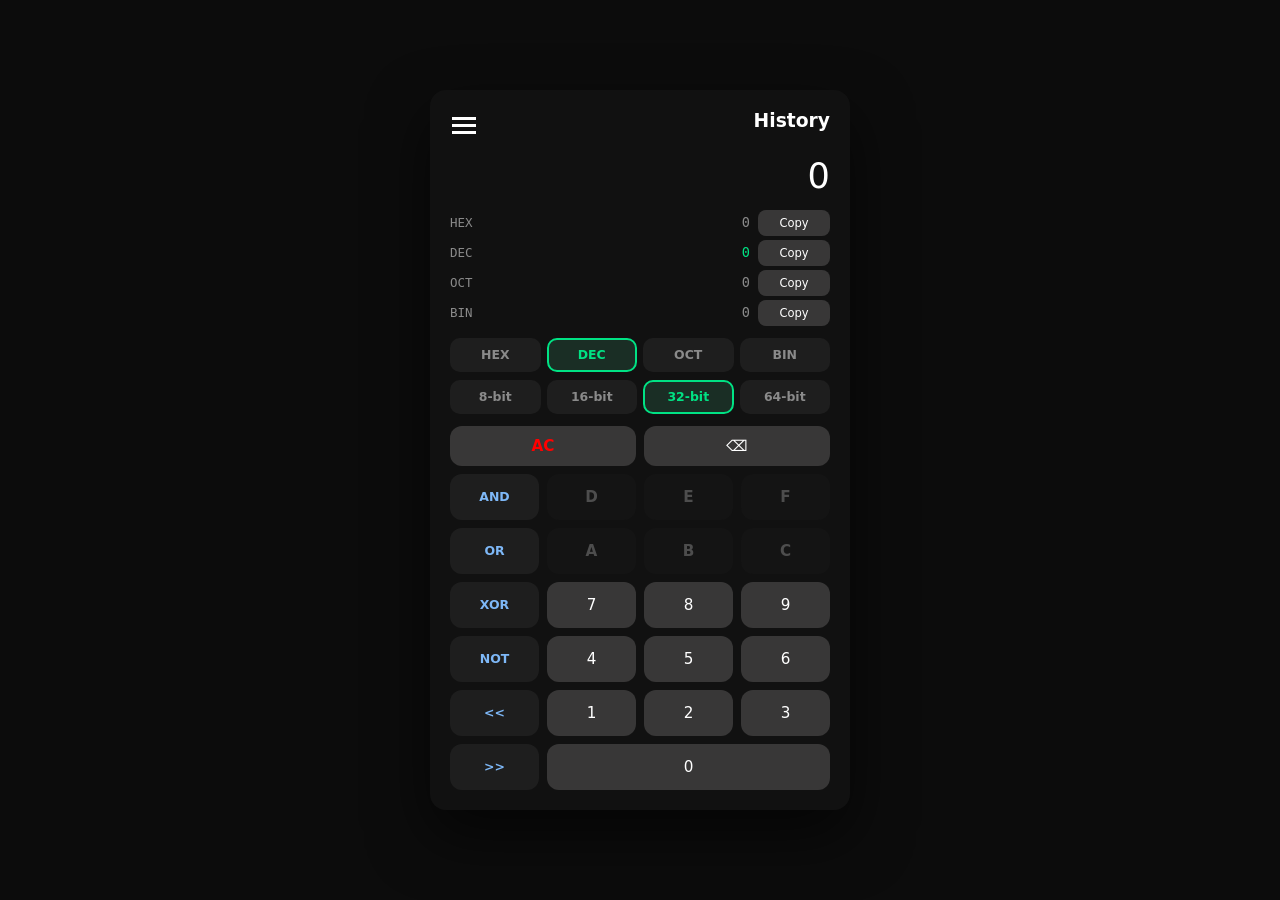
<file: pages/programmer.html>
<!DOCTYPE html>
<html lang="en">
<head>
    <meta charset="UTF-8">
    <meta name="viewport" content="width=device-width, initial-scale=1.0">
    <title>Calculator — Programmer</title>

    <link rel="stylesheet" href="../assets/css/base.css">
    <link rel="stylesheet" href="../assets/css/layout.css">
    <link rel="stylesheet" href="../assets/css/calculator.css">
</head>

<body class="programmer">

<div class="wrapper">

    <nav class="side-menu" id="menu">
        <div class="menu-grid">
            <a href="../index.html"    class="menu-item"><div class="icon">⌨</div><span>Standard</span></a>
            <a href="scientific.html"  class="menu-item"><div class="icon">∑</div><span>Scientific</span></a>
            <a href="programmer.html"  class="menu-item"><div class="icon">&lt;/&gt;</div><span>Programmer</span></a>
            <a href="currency.html"    class="menu-item"><div class="icon">Ⓒ</div><span>Currency</span></a>
            <a href="temperature.html" class="menu-item"><div class="icon">℃</div><span>Temperature</span></a>
            <a href="bmi.html"         class="menu-item"><div class="icon">⚖</div><span>BMI</span></a>
            <a href="speed.html"       class="menu-item"><div class="icon">➤</div><span>Speed</span></a>
            <a href="time.html"        class="menu-item"><div class="icon">⏱</div><span>Time</span></a>
        </div>
    </nav>

    <main class="calculator">

        <div class="burger" onclick="toggleMenu()">
            <div></div><div></div><div></div>
        </div>

        <!-- 1. Display + base readouts -->
        <section class="display">
            <div class="top-bar">
                <div></div>
                <div class="history-toggle" onclick="toggleHistory()">History</div>
            </div>
            <div class="operation" id="operation"></div>
            <div class="result" id="result">0</div>
        </section>

        <section class="readouts" aria-label="Base readouts">
            <div class="readout" data-base="HEX">
                <span class="readout-label">HEX</span>
                <span class="readout-value" id="hexDisplay">0</span>
                <button class="copy-btn" data-copy="hexDisplay">Copy</button>
            </div>
            <div class="readout" data-base="DEC">
                <span class="readout-label">DEC</span>
                <span class="readout-value" id="decDisplay">0</span>
                <button class="copy-btn" data-copy="decDisplay">Copy</button>
            </div>
            <div class="readout" data-base="OCT">
                <span class="readout-label">OCT</span>
                <span class="readout-value" id="octDisplay">0</span>
                <button class="copy-btn" data-copy="octDisplay">Copy</button>
            </div>
            <div class="readout" data-base="BIN">
                <span class="readout-label">BIN</span>
                <span class="readout-value" id="binDisplay">0</span>
                <button class="copy-btn" data-copy="binDisplay">Copy</button>
            </div>
        </section>

        <!-- 2. Mode bar -->
        <section class="mode-bar">
            <div class="mode-group" role="group" aria-label="Number base">
                <button class="base-btn" data-base="HEX">HEX</button>
                <button class="base-btn active" data-base="DEC">DEC</button>
                <button class="base-btn" data-base="OCT">OCT</button>
                <button class="base-btn" data-base="BIN">BIN</button>
            </div>
            <div class="mode-group" role="group" aria-label="Bit width">
                <button class="base-btn" data-width="8">8-bit</button>
                <button class="base-btn" data-width="16">16-bit</button>
                <button class="base-btn active" data-width="32">32-bit</button>
                <button class="base-btn" data-width="64">64-bit</button>
            </div>
        </section>

        <!-- 3. Keypad: control row, then bitwise | digits -->
        <section class="keypad">
            <div class="keypad-top">
                <button class="clear" data-action="clear">AC</button>
                <button data-action="delete">⌫</button>
            </div>

            <div class="keypad-main">
                <div class="zone zone-bitwise">
                    <button class="bitwise" data-op="&amp;">AND</button>
                    <button class="bitwise" data-op="|">OR</button>
                    <button class="bitwise" data-op="^">XOR</button>
                    <button class="bitwise" data-action="not">NOT</button>
                    <button class="bitwise" data-op="&lt;&lt;">&lt;&lt;</button>
                    <button class="bitwise" data-op="&gt;&gt;">&gt;&gt;</button>
                </div>

                <div class="zone zone-digits">
                    <button class="hex-btn" data-num="D">D</button>
                    <button class="hex-btn" data-num="E">E</button>
                    <button class="hex-btn" data-num="F">F</button>
                    <button class="hex-btn" data-num="A">A</button>
                    <button class="hex-btn" data-num="B">B</button>
                    <button class="hex-btn" data-num="C">C</button>
                    <button data-num="7">7</button>
                    <button data-num="8">8</button>
                    <button data-num="9">9</button>
                    <button data-num="4">4</button>
                    <button data-num="5">5</button>
                    <button data-num="6">6</button>
                    <button data-num="1">1</button>
                    <button data-num="2">2</button>
                    <button data-num="3">3</button>
                    <button data-num="0">0</button>
                </div>
            </div>
        </section>

    </main>

    <aside class="history-panel" id="historyPanel">
        <h3>History</h3>
        <ul id="historyList"></ul>
        <button id="clearHistoryBtn">Clear History</button>
    </aside>

</div>

<script src="../assets/js/menu.js"></script>
<script src="../assets/js/history.js"></script>
<script src="../assets/js/programmer.js"></script>

</body>
</html>
</file>
<file: assets/css/base.css>
/* =============================================
   base.css — CSS Variables, Reset, Shared Styles
   ============================================= */

:root {
    --bg:          #0c0c0c;
    --calc-bg:     #111;
    --btn:         #383737;
    --btn-hover:   #2a2a2a;
    --accent:      rgb(0, 226, 132);
    --text:        #ffffff;
    --muted:       #8a8a8a;
    --history-bg:  #141414;
}

*,
*::before,
*::after {
    box-sizing: border-box;
    font-family: "Segoe UI", system-ui, sans-serif;
}

body {
    margin: 0;
    height: 100vh;
    background: var(--bg);
    display: flex;
    align-items: center;
    justify-content: center;
    overflow: hidden;
}

/* ── Programmer page: taller layout scrolls instead of being clipped ── */
body.programmer {
    height: auto;
    min-height: 100vh;
    padding: 16px 0;
    overflow-x: hidden;
    overflow-y: auto;
}
</file>
<file: assets/css/layout.css>
/* =============================================
   layout.css — Wrapper, Side Menu, History Panel
   ============================================= */

/* ── Layout Wrapper ── */
.wrapper {
    position: relative;
    display: flex;
    align-items: center;
}

/* ── Burger Button ── */
.burger {
    position: absolute;
    top: 23px;
    left: 22px;
    cursor: pointer;
    z-index: 5;
}

.burger div {
    width: 24px;
    height: 3px;
    background: var(--text);
    margin: 4px 0;
}

/* ── Side Navigation ── */
.side-menu {
    position: absolute;
    right: 100%;
    top: 0;
    width: 300px;
    height: 458px;
    padding: 20px;
    margin-right: 15px;
    background: #111;
    border-radius: 16px;
    box-shadow: 0 25px 60px rgba(0, 0, 0, 0.6);
    opacity: 0;
    transform: translateX(20px);
    pointer-events: none;
    transition: opacity 0.3s ease, transform 0.3s ease;
}

.side-menu.active {
    opacity: 1;
    transform: translateX(0);
    pointer-events: auto;
}

/* ── Menu Grid ── */
.menu-grid {
    display: grid;
    grid-template-columns: repeat(2, 1fr);
    gap: 15px;
}

.menu-item {
    align-items: center;
    background: #1a1a1a;
    border-radius: 12px;
    box-sizing: border-box;
    cursor: pointer;
    color: var(--text);
    display: flex;
    flex-direction: column;
    padding: 17px 10px;
    text-align: center;
    text-decoration: none;
    transition: background 0.2s, color 0.2s;
    width: 122px;
}

.menu-item:hover {
    background: #222;
}

.menu-item .icon {
    font-size: 24px;
    margin-bottom: 8px;
    color: var(--text);
}

.menu-item span {
    color: var(--text);
    font-size: 0.9rem;
}

/* ── History Panel ── */
.history-panel {
    position: absolute;
    left: 100%;
    top: 0;
    width: 300px;
    height: 458px;
    padding: 20px;
    margin-left: 15px;
    background: var(--history-bg);
    border-radius: 16px;
    box-shadow: 0 25px 60px rgba(0, 0, 0, 0.6);
    display: flex;
    flex-direction: column;
    opacity: 0;
    transform: translateX(20px);
    pointer-events: none;
    transition: opacity 0.3s ease, transform 0.3s ease;
}

.history-panel.active {
    opacity: 1;
    transform: translateX(0);
    pointer-events: auto;
}

.history-panel h3 {
    margin: 0 0 10px;
    color: var(--text);
    font-size: 1rem;
}

.history-panel ul {
    color: var(--text);
    flex: 1;
    list-style: none;
    padding: 0;
    margin: 0;
    overflow-y: auto;
}

.history-panel li {
    padding: 8px;
    border-bottom: 1px solid #222;
    font-size: 0.9rem;
}

/* ── Clear History Button ── */
#clearHistoryBtn {
    width: 100%;
    height: 42px;
    border-radius: 10px;
    border: none;
    background: #2a2a2a;
    color: red;
    font-size: 0.95rem;
    font-weight: bold;
    cursor: pointer;
    transition: background 0.2s;
}

#clearHistoryBtn:hover {
    background: #3a3a3a;
}

/* ── Programmer page: side menu + history become overlays on small screens ── */
@media (max-width: 1100px) {
    .programmer .side-menu,
    .programmer .history-panel {
        position: fixed;
        top: 16px;
        left: 0;
        right: 0;
        margin: 0 auto;
        width: min(300px, calc(100vw - 32px));
        height: auto;
        max-height: calc(100vh - 32px);
        overflow-y: auto;
        z-index: 20;
    }

    .programmer .menu-item {
        width: auto;
    }
}
</file>
<file: assets/css/calculator.css>
/* =============================================
   calculator.css — Calculator Display & Buttons
   ============================================= */

/* ── Calculator Container ── */
.calculator {
    width: 340px;
    padding: 20px;
    background: var(--calc-bg);
    border-radius: 16px;
    box-shadow: 0 25px 60px rgba(0, 0, 0, 0.6);
}

/* ── Display Area ── */
.display {
    margin-bottom: 20px;
}

.top-bar {
    display: flex;
    justify-content: space-between;
    align-items: center;
}

.history-toggle {
    font-size: 1.17rem;
    color: var(--text);
    font-weight: bold;
    cursor: pointer;
    transition: color 0.2s;
    user-select: none;
    background: none;
    border: none;
    padding: 0;
}

.history-toggle:hover {
    color: var(--accent);
}

.operation {
    height: 24px;
    text-align: right;
    color: var(--muted);
    font-size: 0.9rem;
    overflow: hidden;
    text-overflow: ellipsis;
    white-space: nowrap;
}

.result {
    text-align: right;
    font-size: 2.2rem;
    color: var(--text);
    overflow: hidden;
    text-overflow: ellipsis;
    white-space: nowrap;
    transition: font-size 0.15s ease;
}

/* ── Button Grid ── */
.buttons {
    display: grid;
    grid-template-columns: repeat(4, 1fr);
    gap: 10px;
}

/* ── Base Button ── */
button {
    height: 52px;
    border-radius: 12px;
    border: none;
    background: var(--btn);
    color: var(--text);
    font-size: 1.2rem;
    cursor: pointer;
    transition: background 0.15s ease, transform 0.1s ease;
    user-select: none;
}

button:hover {
    background: var(--btn-hover);
}

button:active {
    transform: scale(0.95);
}

/* ── Modifier Classes ── */
.operator {
    color: var(--accent);
    font-weight: bold;
}

.equal {
    font-weight: bold;
    background: var(--accent);
    color: #000;
}

.equal:hover {
    background: rgb(0, 200, 115);
}

.clear {
    color: red;
    font-weight: bold;
}

/* =============================================
   Programmer mode — LAYOUT  (page: <body class="programmer">)
   ============================================= */

.programmer .calculator { width: min(420px, calc(100vw - 16px)); }
.programmer .display    { margin-bottom: 12px; }
.programmer .result     { white-space: normal; overflow-wrap: anywhere; line-height: 1.2; min-height: 2.64rem; }

/* 1. Base readouts: label | value | copy */
.readouts      { display: grid; gap: 4px; margin-bottom: 12px; }
.readout       { display: grid; grid-template-columns: 2.6rem minmax(0, 1fr) 4.5rem; align-items: center; gap: 8px; }
.readout-label { font-size: 0.78rem; }
.readout-value { text-align: right; font-size: 0.85rem; line-height: 1.3; overflow-wrap: anywhere; }
.copy-btn      { height: 26px; padding: 0; font-size: 0.72rem; border-radius: 8px; }

/* 2. Mode bar: two equal rows — base, then bit width */
.mode-bar   { display: grid; gap: 8px; margin-bottom: 12px; }
.mode-group { display: grid; grid-auto-flow: column; grid-auto-columns: minmax(0, 1fr); gap: 6px; }
.mode-bar .base-btn { height: 34px; padding: 0 4px; font-size: 0.78rem; }

/* 3. Keypad: control row on top, then [bitwise | digits] */
.keypad     { display: grid; gap: 8px; }
.keypad-top { display: grid; grid-template-columns: 1fr 1fr; gap: 8px; }
.keypad-top button { height: 40px; font-size: 0.95rem; }

.keypad-main  { display: grid; grid-template-columns: repeat(4, minmax(0, 1fr)); grid-template-rows: repeat(6, 46px); gap: 8px; }
.zone         { grid-row: 1 / -1; display: grid; grid-template-rows: subgrid; }
.zone-bitwise { grid-column: 1; }
.zone-digits  { grid-column: 2 / 5; grid-template-columns: subgrid; }
.zone-digits [data-num="0"] { grid-column: 1 / -1; }
.keypad-main button  { height: 100%; padding: 0; font-size: 0.95rem; }
.zone-bitwise button { font-size: 0.78rem; }

@media (max-width: 480px) {
    .keypad-main { gap: 6px; grid-template-rows: repeat(6, 42px); }
}

/* =============================================
   Programmer mode — VISUAL (unchanged from previous version)
   ============================================= */

.readout-label, .readout-value { color: var(--muted); font-family: monospace; }
.readout.active-base .readout-value { color: var(--accent); }

.base-btn { border: 2px solid transparent; border-radius: 10px; background: #1e1e1e; color: var(--muted); font-weight: bold; }
.base-btn:hover  { background: #2a2a2a; color: var(--text); }
.base-btn.active { border-color: var(--accent); color: var(--accent); background: #1a2e25; }

.bitwise { background: #1e1e1e; color: #7eb8f7; font-weight: bold; }
.hex-btn { background: #1e1e1e; font-weight: bold; }
.bitwise:hover, .hex-btn:hover { background: #2a2a2a; }
.programmer button:disabled { opacity: 0.25; cursor: not-allowed; }

/* =============================================
   Scientific mode — LAYOUT  (page: <body class="scientific">)
   ============================================= */

.scientific .calculator { width: 420px; }

/* Keypad: function block on top, number block below */
.scientific .buttons { grid-template-columns: 1fr; gap: 12px; }
.sci-block, .num-block { display: grid; grid-template-columns: repeat(5, minmax(0, 1fr)); gap: 8px; }

.sci-block button { height: 38px; padding: 0; font-size: 0.82rem; }
.num-block button { height: 48px; padding: 0; font-size: 1.1rem; }

/* Number block: 5 columns — 0 and = are each 2 columns wide */
.num-block [data-num="0"] { grid-column: span 2; }
.num-block .equal         { grid-column: span 2; }

/* =============================================
   Scientific mode — VISUAL (unchanged from previous version)
   ============================================= */

.sci        { background: #1e1e1e; color: var(--accent); font-weight: bold; }
.sci:hover  { background: #2a2a2a; }
#degRadBtn       { background: #1e1e1e; color: var(--muted); font-size: 0.78rem; font-weight: bold; letter-spacing: 0.04em; }
#degRadBtn:hover { background: #2a2a2a; color: var(--text); }
</file>
